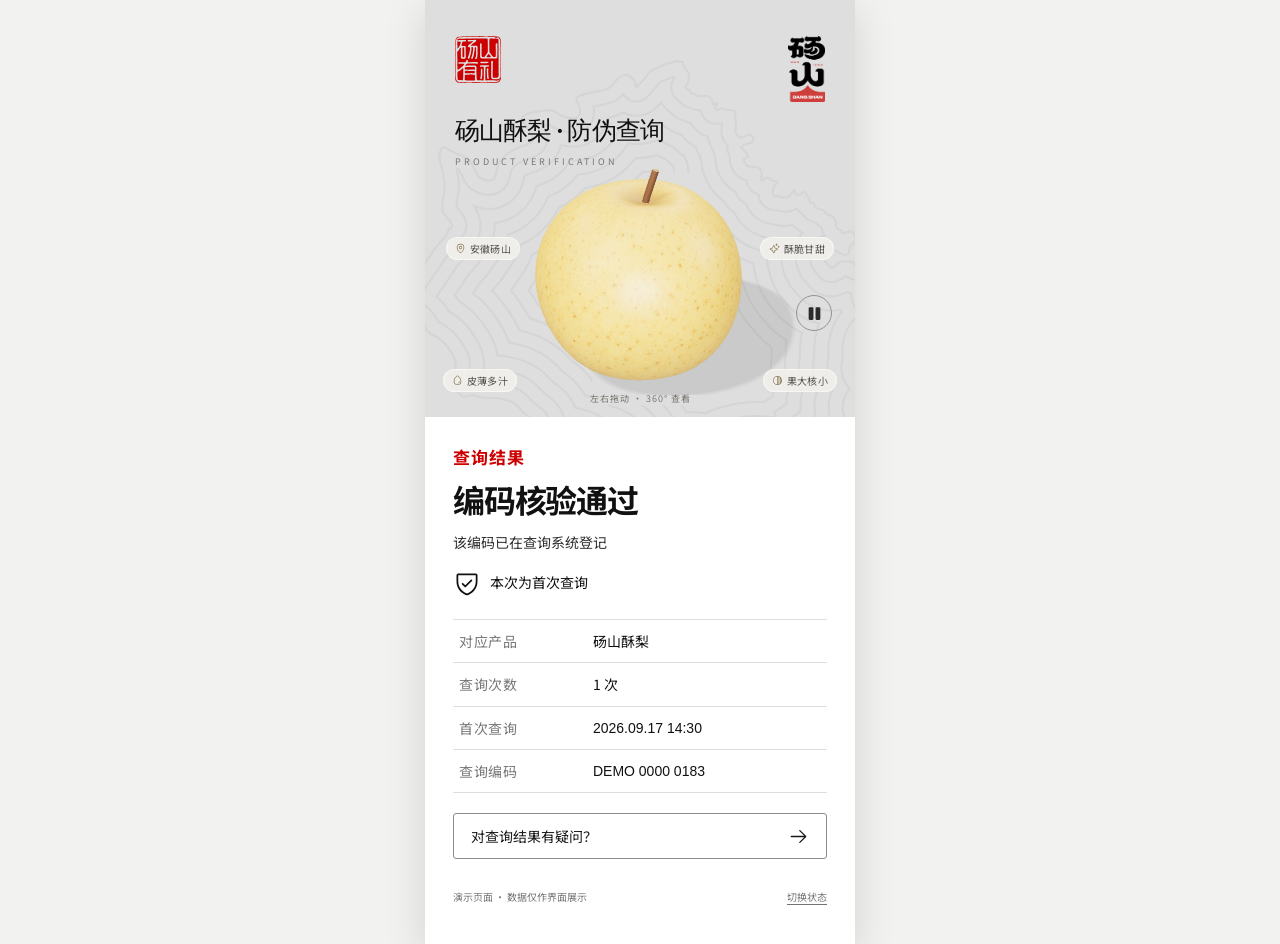
<file: dangshan-pear-verification/index.html>
<!doctype html><html lang="zh-CN"><head><meta charset="UTF-8"/><meta name="viewport" content="width=device-width, initial-scale=1.0, viewport-fit=cover"/><meta name="theme-color" content="#DEDEDE"/><title>砀山酥梨 · 防伪查询</title>  <script type="module" crossorigin src="./assets/h5-B2FZCZH6.js"></script>
  <link rel="stylesheet" crossorigin href="./assets/h5-B-gHOkkL.css">
</head><body><script>if(location.protocol==='file:')location.replace(new URL('双击打开预览.html'+location.search,location.href).href);</script><div id="root"></div></body></html>
</file>
<file: dangshan-pear-verification/assets/h5-B-gHOkkL.css>
@font-face{font-family:Dangshan UI;font-style:normal;font-weight:400;font-display:swap;src:url(../assets/brand/noto-400.woff)format("woff")}@font-face{font-family:Dangshan UI;font-style:normal;font-weight:600;font-display:swap;src:url(../assets/brand/noto-600.woff)format("woff")}@font-face{font-family:Dangshan UI;font-style:normal;font-weight:700;font-display:swap;src:url(../assets/brand/noto-700.woff)format("woff")}.verification-screen{color:#111;background:#fff;font-family:Dangshan UI,PingFang SC,Hiragino Sans GB,Microsoft YaHei,sans-serif}.verify-page{background:#fff;width:100%;min-height:100%}.brand-hero{background:#dedede;height:445px;padding-top:64px;position:relative;overflow:hidden}.contours{opacity:.115;pointer-events:none;width:117%;height:auto;position:absolute;top:59px;left:-6%}.brand-header{z-index:2;justify-content:space-between;align-items:flex-start;height:74px;margin:0 30px;display:flex;position:relative}.brand-seal{object-fit:contain;width:46px;height:47px}.brand-logo{object-fit:contain;width:37px;height:66px}.hero-heading{z-index:2;pointer-events:none;padding:4px 30px 0;position:relative}.hero-heading h1{letter-spacing:-.9px;margin:0;font-family:Songti SC,Noto Serif CJK SC,serif;font-size:25px;font-weight:900;line-height:1.35}.hero-heading p{letter-spacing:3px;color:#777;margin:7px 0 0;font-size:9px}.pear-stage{width:100%;height:244px;position:absolute;bottom:22px;left:0}.pear-canvas{opacity:0;width:100%;height:100%;transition:opacity .5s}.pear-canvas[data-ready=true]{opacity:1}.pear-canvas canvas{width:100%;height:100%;display:block}.pear-poster{object-fit:contain;width:100%;height:100%}.model-loading{text-align:center;color:#787878;font-size:12px;position:absolute;inset:48% 0 auto}.motion-control{color:#2b2b2b;z-index:3;background:0 0;border:1px solid #929292;border-radius:50%;place-items:center;width:36px;height:36px;display:grid;position:absolute;bottom:86px;right:23px}.motion-control:hover{background:#ffffff60}.motion-control:disabled{opacity:.35;cursor:default}.verification-result{padding:27px 28px calc(var(--mobile-safe-area-height) + 22px)}.eyebrow{color:#c00;letter-spacing:1px;margin:0 0 9px;font-size:17px;font-weight:700}.verification-result h2{letter-spacing:-1.2px;margin:0;font-size:32px;font-weight:700;line-height:1.35}.result-description{color:#303030;margin:10px 0 0;font-size:14px;line-height:1.65}.query-note{align-items:center;gap:9px;min-height:30px;margin:14px 0 21px;font-size:14px;line-height:1.55;display:flex}.query-note svg{flex:none}.query-note.caution{color:#895b24}.result-details{margin:0;font-size:14px}.result-details>div{border-top:1px solid #dedede;grid-template-columns:37% 63%;padding:12px 6px;line-height:1.3;display:grid}.result-details>div:last-child{border-bottom:1px solid #dedede}.result-details dt{color:#787878;letter-spacing:.5px}.result-details dd{white-space:nowrap;margin:0}.numeric{font-variant-numeric:tabular-nums;font-family:-apple-system,BlinkMacSystemFont,Segoe UI,sans-serif;font-size:14px}.help-action,.primary-action{color:#181818;background:#fff;border:1px solid #8d8d8d;border-radius:3px;justify-content:space-between;align-items:center;width:100%;min-height:46px;margin-top:20px;padding:11px 17px;font-size:14px;display:flex}.help-action:hover{background:#f6f6f5}.primary-action{color:#fff;background:#b90000;border-color:#b90000;justify-content:center;gap:8px;font-weight:600}.demo-footer{color:#777;justify-content:space-between;align-items:center;gap:8px;margin-top:21px;font-size:10px;display:flex}.demo-footer button{color:#737373;text-underline-offset:3px;background:0 0;border:0;min-height:32px;padding:0 0 0 8px;font-size:10px;text-decoration:underline}.unresolved-state{color:#777;border-top:1px solid #ddd;border-bottom:1px solid #ddd;padding:15px 0;font-size:13px;line-height:1.8}.unresolved-state p{margin:0 0 16px}.unresolved-code{justify-content:space-between;gap:10px;display:flex}.unresolved-code span{color:#333;font-variant-numeric:tabular-nums}.query-spinner{animation:1.4s linear infinite query-spin}@keyframes query-spin{to{transform:rotate(360deg)}}.help-content{color:#292929;padding:0 2px 18px;font-family:Dangshan UI,PingFang SC,sans-serif}.help-content .help-intro{color:#777;margin:6px 0 26px;font-size:15px}.help-content h3{margin:22px 0 8px;font-size:16px}.help-content p{margin:0;font-size:14px;line-height:1.85}.copy-code{color:#333;background:#f7f7f5;border:1px solid #dedede;border-radius:3px;flex-wrap:wrap;align-items:center;gap:8px;width:100%;margin-top:23px;padding:13px;font-size:14px;display:flex}.copy-code small{color:#777;margin-left:auto;font-size:11px}.state-options button{color:#222;background:#fff;border:0;border-bottom:1px solid #e5e5e5;justify-content:space-between;align-items:center;width:100%;padding:17px 0;font-size:15px;display:flex}.state-options .close-demo{color:#777;border:0;justify-content:center;gap:7px}.verify-page button:focus-visible,.help-content button:focus-visible,.state-options button:focus-visible{outline-offset:4px;outline:2px solid #c00}@media (prefers-reduced-motion:reduce){.pear-canvas{transition:none}.query-spinner{animation:none}}.pear-canvas{touch-action:pan-y;outline:none}.pear-canvas:focus-visible{outline-offset:-8px;outline:1px solid #9a9a9a}.pear-features{pointer-events:none;opacity:0;transition:opacity .7s 1.1s;position:absolute;inset:0}.pear-features.visible{opacity:1}.feature{letter-spacing:.3px;white-space:nowrap;color:#57554f;-webkit-backdrop-filter:blur(5px);backdrop-filter:blur(5px);background:#f5f4efb8;border:1px solid #ffffff80;border-radius:20px;justify-content:center;align-items:center;gap:4px;width:74px;padding:5px 6px;font-size:10px;line-height:1;display:flex;position:absolute}.feature svg{color:#887952;width:11px;height:11px}.feature-origin{top:237px;left:21px}.feature-crisp{top:237px;right:21px}.feature-juice{top:369px;left:18px}.feature-full{top:369px;right:18px}.gesture-hint{text-align:center;color:#78766f;letter-spacing:1px;pointer-events:none;margin:0;font-size:9px;position:absolute;bottom:12px;left:0;right:0}@media (width<=359px){.feature-origin,.feature-crisp{top:214px}}@media (prefers-reduced-motion:reduce){.pear-features{transition:none}}.model-unavailable{text-align:center;color:#777;font-size:13px;line-height:1.7;position:absolute;inset:38% 0 auto}.model-unavailable span{color:#8a8a8a;font-size:11px;display:block}.export-tools{flex-wrap:wrap;gap:12px;padding:12px 0;font-size:12px;display:flex}.export-tools button{background:#fff;border:1px solid #aaa;padding:8px}:root{color:#111;font-synthesis:none;-webkit-font-smoothing:antialiased;background:#fff;font-family:Dangshan UI,PingFang SC,sans-serif}*{box-sizing:border-box}html,body,#root{width:100%;min-height:100%;margin:0}button{font:inherit;cursor:pointer}body{min-width:320px}.mobile-page{--mobile-safe-area-height:env(safe-area-inset-bottom,0px);min-height:100dvh;overflow:visible}.brand-hero{height:417px;padding-top:36px}.verification-result{padding-bottom:calc(env(safe-area-inset-bottom,0px) + 32px)}.h5-sheet-overlay{z-index:20;background:#1118;animation:.18s fade-in;position:fixed;inset:0}.h5-sheet{z-index:21;padding:22px 24px calc(env(safe-area-inset-bottom,0px) + 20px);background:#fff;border-radius:16px 16px 0 0;position:fixed;bottom:0;left:0;right:0;overflow:auto;box-shadow:0 -15px 35px #0002}.h5-sheet-head{border-bottom:1px solid #e6e6e6;justify-content:space-between;align-items:flex-start;gap:15px;margin-bottom:16px;padding-bottom:16px;display:flex}.h5-sheet-head h2{margin:0;font-size:19px}.h5-sheet-head p{color:#777;margin:6px 0 0;font-size:12px}.h5-sheet-head button{background:#f5f5f5;border:0;border-radius:50%;place-items:center;width:30px;height:30px;display:grid}.h5-sheet-content{max-width:520px;margin:auto}@keyframes fade-in{0%{opacity:0}}@media (width>=600px){body{background:#f2f2f0}#root{background:#fff;max-width:430px;min-height:100dvh;margin:auto;box-shadow:0 10px 40px #0002}.h5-sheet{max-width:430px;margin:auto}}@media (prefers-reduced-motion:reduce){.h5-sheet-overlay{animation:none}}
</file>
